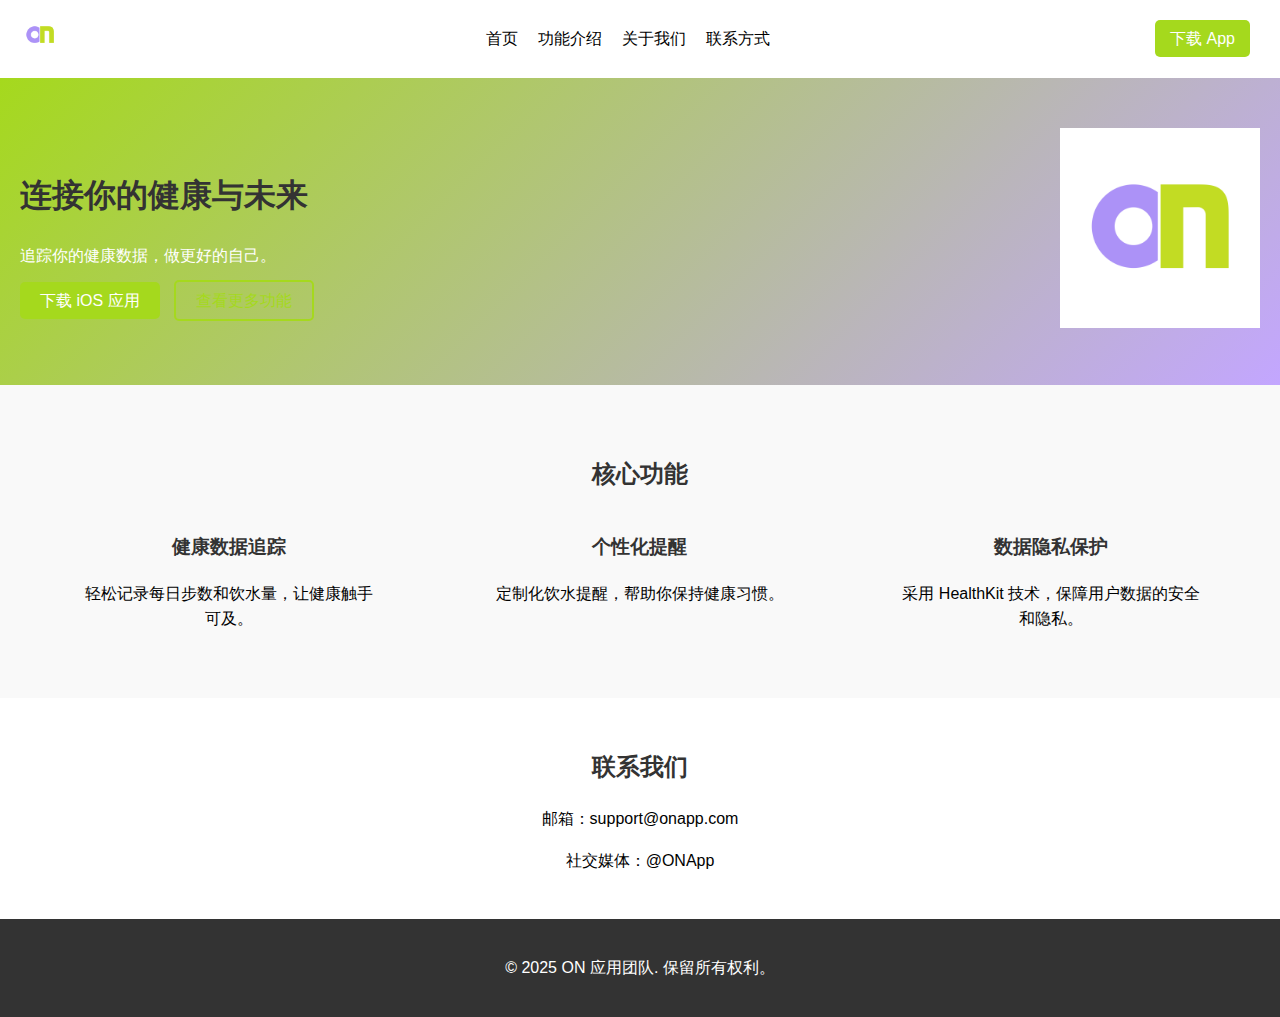
<file: index.html>
<!DOCTYPE html>
<html lang="en">
<head>
    <meta charset="UTF-8">
    <meta name="viewport" content="width=device-width, initial-scale=1.0">
    <title>ON App 官网</title>
    <link rel="stylesheet" href="styles.css">
</head>
<body>
    <!-- 导航栏 -->
    <header class="navbar">
        <div class="logo">
            <img src="ON.png" alt="ON Logo">
        </div>
        <nav>
            <ul class="nav-links">
                <li><a href="#home">首页</a></li>
                <li><a href="#features">功能介绍</a></li>
                <li><a href="#about">关于我们</a></li>
                <li><a href="#contact">联系方式</a></li>
            </ul>
        </nav>
        <div class="nav-btn">
            <a href="#download" class="btn">下载 App</a>
        </div>
    </header>

    <!-- 主横幅区域 -->
    <section id="home" class="hero">
        <div class="hero-content">
            <h1>连接你的健康与未来</h1>
            <p>追踪你的健康数据，做更好的自己。</p>
            <div class="hero-buttons">
                <a href="#download" class="btn">下载 iOS 应用</a>
                <a href="#features" class="btn-outline">查看更多功能</a>
            </div>
        </div>
        <div class="hero-image">
            <img src="ON.png" alt="ON Logo">
        </div>
    </section>

    <!-- 功能模块 -->
    <section id="features" class="features">
        <h2>核心功能</h2>
        <div class="feature-items">
            <div class="feature-item">
                <h3>健康数据追踪</h3>
                <p>轻松记录每日步数和饮水量，让健康触手可及。</p>
            </div>
            <div class="feature-item">
                <h3>个性化提醒</h3>
                <p>定制化饮水提醒，帮助你保持健康习惯。</p>
            </div>
            <div class="feature-item">
                <h3>数据隐私保护</h3>
                <p>采用 HealthKit 技术，保障用户数据的安全和隐私。</p>
            </div>
        </div>
    </section>

    <!-- 联系方式 -->
    <section id="contact" class="contact">
        <h2>联系我们</h2>
        <p>邮箱：support@onapp.com</p>
        <p>社交媒体：@ONApp</p>
    </section>

    <!-- 页脚 -->
    <footer class="footer">
        <p>© 2025 ON 应用团队. 保留所有权利。</p>
    </footer>
</body>
</html>
</file>
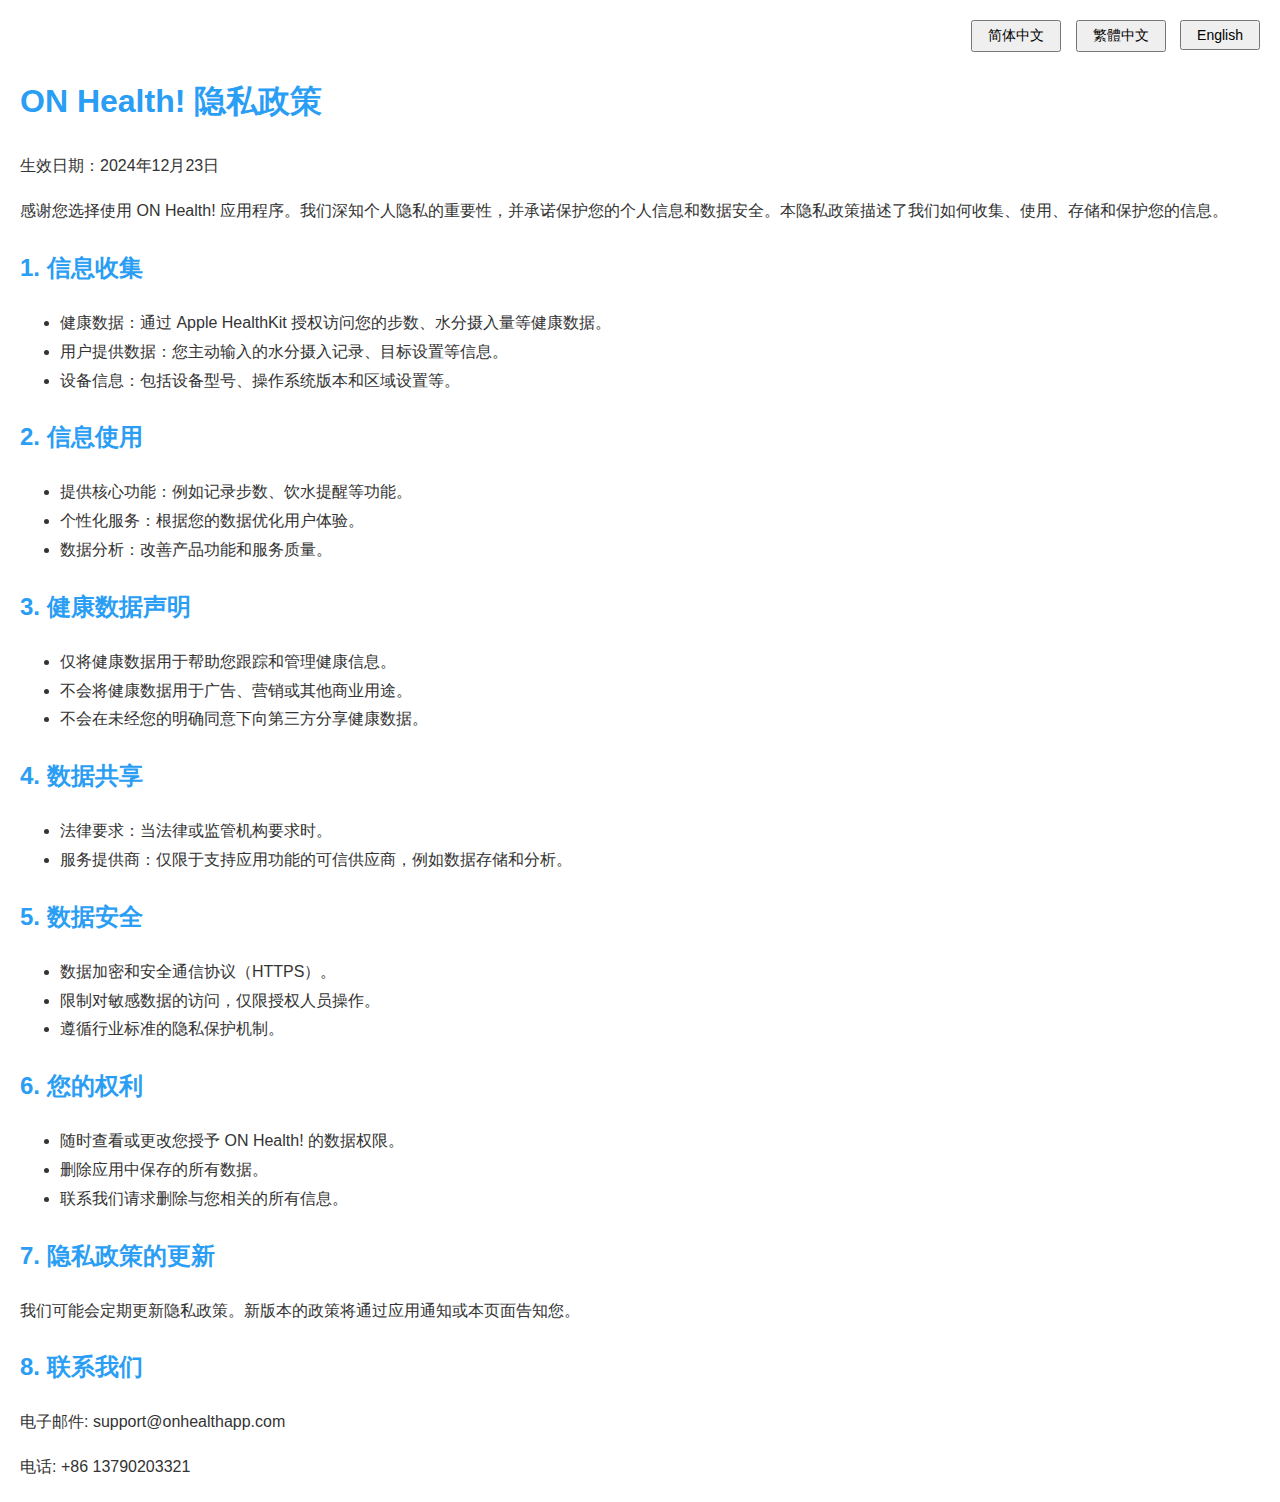
<file: privacypolicy.html>
<!DOCTYPE html>
<html lang="en">
<head>
    <meta charset="UTF-8">
    <meta name="viewport" content="width=device-width, initial-scale=1.0">
    <title>ON Health! 隐私政策</title>
    <style>
        body {
            font-family: Arial, sans-serif;
            line-height: 1.8;
            margin: 20px;
            color: #333;
        }
        h1, h2 {
            color: #2a9df4;
        }
        .language-switch {
            text-align: right;
            margin-bottom: 20px;
        }
        .language-switch button {
            margin-left: 10px;
            padding: 5px 15px;
            font-size: 14px;
            cursor: pointer;
        }
        .content {
            display: none;
        }
        .content.active {
            display: block;
        }
    </style>
    <script>
        function switchLanguage(lang) {
            const contents = document.querySelectorAll('.content');
            contents.forEach(content => {
                content.classList.remove('active');
                if (content.id === lang) {
                    content.classList.add('active');
                }
            });
        }
    </script>
</head>
<body>
    <div class="language-switch">
        <button onclick="switchLanguage('zh-cn')">简体中文</button>
        <button onclick="switchLanguage('zh-tw')">繁體中文</button>
        <button onclick="switchLanguage('en')">English</button>
    </div>

    <!-- 简体中文 -->
    <div id="zh-cn" class="content active">
        <h1>ON Health! 隐私政策</h1>
        <p>生效日期：2024年12月23日</p>
        <p>感谢您选择使用 ON Health! 应用程序。我们深知个人隐私的重要性，并承诺保护您的个人信息和数据安全。本隐私政策描述了我们如何收集、使用、存储和保护您的信息。</p>
        
        <h2>1. 信息收集</h2>
        <ul>
            <li>健康数据：通过 Apple HealthKit 授权访问您的步数、水分摄入量等健康数据。</li>
            <li>用户提供数据：您主动输入的水分摄入记录、目标设置等信息。</li>
            <li>设备信息：包括设备型号、操作系统版本和区域设置等。</li>
        </ul>
        
        <h2>2. 信息使用</h2>
        <ul>
            <li>提供核心功能：例如记录步数、饮水提醒等功能。</li>
            <li>个性化服务：根据您的数据优化用户体验。</li>
            <li>数据分析：改善产品功能和服务质量。</li>
        </ul>

        <h2>3. 健康数据声明</h2>
        <ul>
            <li>仅将健康数据用于帮助您跟踪和管理健康信息。</li>
            <li>不会将健康数据用于广告、营销或其他商业用途。</li>
            <li>不会在未经您的明确同意下向第三方分享健康数据。</li>
        </ul>

        <h2>4. 数据共享</h2>
        <ul>
            <li>法律要求：当法律或监管机构要求时。</li>
            <li>服务提供商：仅限于支持应用功能的可信供应商，例如数据存储和分析。</li>
        </ul>

        <h2>5. 数据安全</h2>
        <ul>
            <li>数据加密和安全通信协议（HTTPS）。</li>
            <li>限制对敏感数据的访问，仅限授权人员操作。</li>
            <li>遵循行业标准的隐私保护机制。</li>
        </ul>

        <h2>6. 您的权利</h2>
        <ul>
            <li>随时查看或更改您授予 ON Health! 的数据权限。</li>
            <li>删除应用中保存的所有数据。</li>
            <li>联系我们请求删除与您相关的所有信息。</li>
        </ul>

        <h2>7. 隐私政策的更新</h2>
        <p>我们可能会定期更新隐私政策。新版本的政策将通过应用通知或本页面告知您。</p>

        <h2>8. 联系我们</h2>
        <p>电子邮件: support@onhealthapp.com</p>
        <p>电话: +86 13790203321</p>
    </div>

    <!-- 繁體中文 -->
    <div id="zh-tw" class="content">
        <h1>ON Health! 隱私政策</h1>
        <p>生效日期：2024年12月23日</p>
        <p>感謝您選擇使用 ON Health! 應用程式。我們深知個人隱私的重要性，並承諾保護您的個人資訊和數據安全。本隱私政策描述了我們如何收集、使用、存儲和保護您的資訊。</p>
        
        <h2>1. 資訊收集</h2>
        <ul>
            <li>健康數據：通過 Apple HealthKit 授權訪問您的步數、水分攝入量等健康數據。</li>
            <li>用戶提供數據：您主動輸入的水分攝入記錄、目標設置等資訊。</li>
            <li>設備資訊：包括設備型號、操作系統版本和區域設置等。</li>
        </ul>
        
        <h2>2. 資訊使用</h2>
        <ul>
            <li>提供核心功能：例如記錄步數、飲水提醒等功能。</li>
            <li>個性化服務：根據您的數據優化用戶體驗。</li>
            <li>數據分析：改善產品功能和服務質量。</li>
        </ul>

        <h2>3. 健康數據聲明</h2>
        <ul>
            <li>僅將健康數據用於幫助您追蹤和管理健康資訊。</li>
            <li>不會將健康數據用於廣告、營銷或其他商業用途。</li>
            <li>不會在未經您的明確同意下向第三方分享健康數據。</li>
        </ul>

        <h2>4. 資訊共享</h2>
        <ul>
            <li>法律要求：當法律或監管機構要求時。</li>
            <li>服務提供商：僅限於支援應用功能的可信供應商，例如數據存儲和分析。</li>
        </ul>

        <h2>5. 數據安全</h2>
        <ul>
            <li>數據加密和安全通信協議（HTTPS）。</li>
            <li>限制對敏感數據的訪問，僅限授權人員操作。</li>
            <li>遵循行業標準的隱私保護機制。</li>
        </ul>

        <h2>6. 您的權利</h2>
        <ul>
            <li>隨時查看或更改您授予 ON Health! 的數據權限。</li>
            <li>刪除應用中保存的所有數據。</li>
            <li>聯繫我們請求刪除與您相關的所有資訊。</li>
        </ul>

        <h2>7. 隱私政策的更新</h2>
        <p>我們可能會定期更新隱私政策。新版本的政策將通過應用通知或本頁面告知您。</p>

        <h2>8. 聯繫我們</h2>
        <p>電子郵件: support@onhealthapp.com</p>
        <p>電話: +86 13790203321</p>
    </div>

    <!-- English -->
    <div id="en" class="content">
        <h1>ON Health! Privacy Policy</h1>
        <p>Effective Date: December 23, 2024</p>
        <p>Thank you for choosing ON Health! We understand the importance of personal privacy and are committed to protecting your information and data security. This Privacy Policy explains how we collect, use, store, and protect your information.</p>
        
        <h2>1. Information Collection</h2>
        <ul>
            <li>Health Data: Access your steps, water intake, and other health data via Apple HealthKit with your permission.</li>
            <li>User-Provided Data: Information you input, such as water intake records and goal settings.</li>
            <li>Device Information: Including device model, operating system version, and regional settings.</li>
        </ul>
        
        <h2>2. How We Use Your Information</h2>
        <ul>
            <li>Core Functions: Such as recording steps and sending water reminders.</li>
            <li>Personalized Services: To optimize your user experience based on your data.</li>
            <li>Data Analysis: To improve product functionality and service quality.</li>
        </ul>

        <h2>3. Health Data Statement</h2>
        <ul>
            <li>Your health data is used solely to help you track and manage your health.</li>
            <li>Health data will not be used for advertising, marketing, or other commercial purposes.</li>
            <li>Health data will not be shared with third parties without your explicit consent.</li>
        </ul>

        <h2>4. Data Sharing</h2>
        <ul>
            <li>Legal Requirements: When required by law or regulatory authorities.</li>
            <li>Service Providers: Limited to trusted vendors supporting app functions, such as data storage and analysis.</li>
        </ul>

        <h2>5. Data Security</h2>
        <ul>
            <li>Data encryption and secure communication protocols (HTTPS).</li>
            <li>Restricted access to sensitive data, limited to authorized personnel.</li>
            <li>Adherence to industry-standard privacy protection mechanisms.</li>
        </ul>

        <h2>6. Your Rights</h2>
        <ul>
            <li>View or modify the data permissions granted to ON Health! at any time.</li>
            <li>Delete all data stored in the app.</li>
            <li>Contact us to request the deletion of all related information.</li>
        </ul>

        <h2>7. Privacy Policy Updates</h2>
        <p>We may update this Privacy Policy periodically. Updates will be communicated via app notifications or this page.</p>

        <h2>8. Contact Us</h2>
        <p>Email: support@onhealthapp.com</p>
        <p>Phone: +86 13790203321</p>
    </div>
</body>
</html>
</file>
<file: styles.css>
/* 全局样式 */
body {
    margin: 0;
    font-family: 'Arial', sans-serif;
    line-height: 1.6;
}

h1, h2, h3 {
    color: #333;
}

a {
    text-decoration: none;
    color: inherit;
}

.btn {
    padding: 10px 20px;
    background-color: #A5D91D;
    color: #fff;
    border-radius: 5px;
    margin-right: 10px;
}

.btn:hover {
    background-color: #8AB717;
}

.btn-outline {
    padding: 10px 20px;
    border: 2px solid #A5D91D;
    border-radius: 5px;
    color: #A5D91D;
}

.btn-outline:hover {
    background-color: #A5D91D;
    color: #fff;
}

/* 导航栏 */
.navbar {
    display: flex;
    justify-content: space-between;
    align-items: center;
    padding: 10px 20px;
    background-color: #fff;
    box-shadow: 0 2px 5px rgba(0, 0, 0, 0.1);
}

.logo img {
    height: 40px;
}

.nav-links {
    list-style: none;
    display: flex;
}

.nav-links li {
    margin: 0 10px;
}

.nav-btn .btn {
    padding: 10px 15px;
}

/* 主横幅区域 */
.hero {
    display: flex;
    align-items: center;
    justify-content: space-between;
    padding: 50px 20px;
    background: linear-gradient(135deg, #A5D91D, #C3A6FF);
    color: #fff;
}

.hero-content {
    max-width: 50%;
}

.hero-buttons {
    margin-top: 20px;
}

.hero-image img {
    max-width: 200px;
}

/* 功能模块 */
.features {
    padding: 50px 20px;
    background-color: #f9f9f9;
    text-align: center;
}

.feature-items {
    display: flex;
    justify-content: space-around;
    margin-top: 20px;
}

.feature-item {
    max-width: 300px;
}

/* 联系方式 */
.contact {
    padding: 30px 20px;
    text-align: center;
    background-color: #fff;
}

/* 页脚 */
.footer {
    padding: 20px;
    background-color: #333;
    color: #fff;
    text-align: center;
}
</file>
